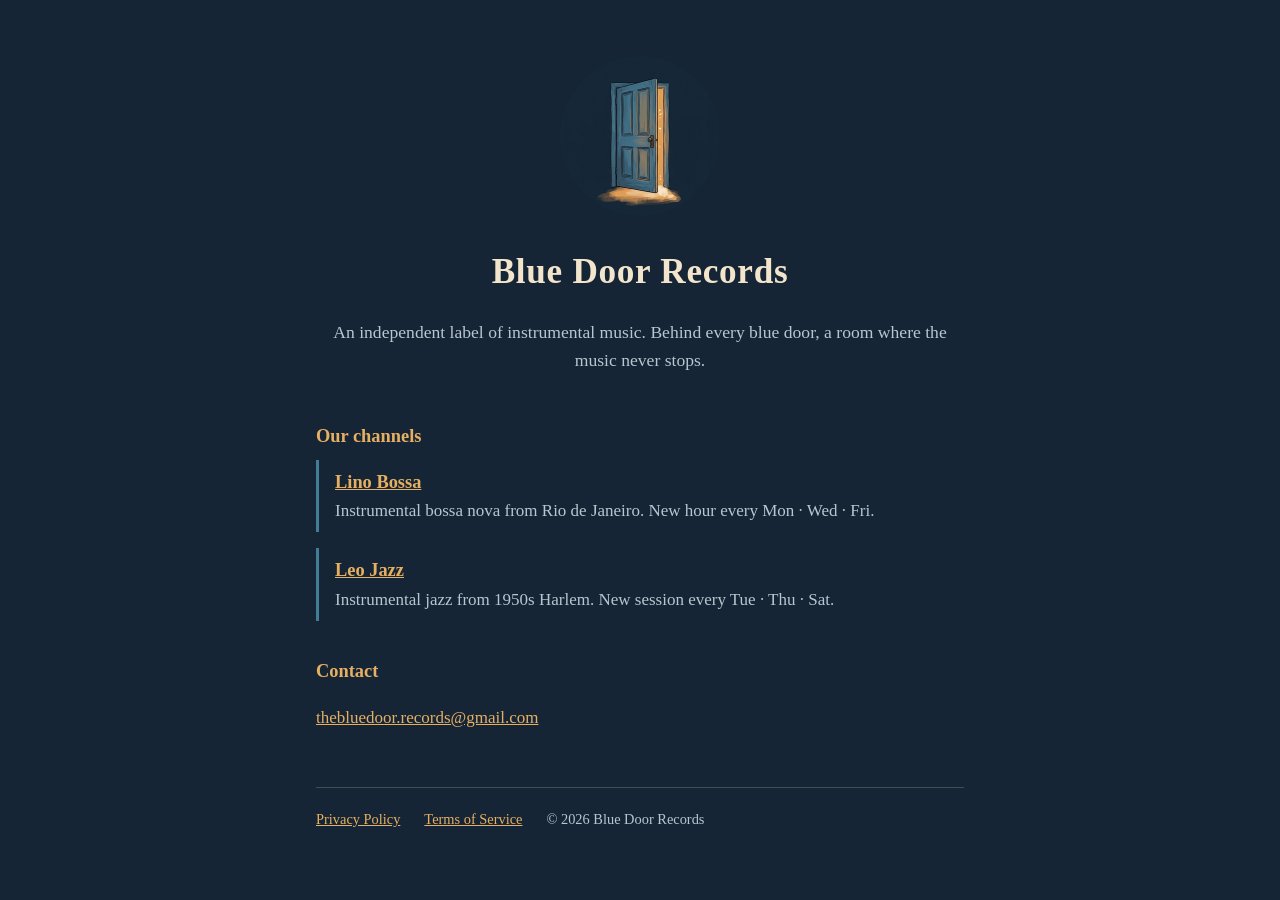
<file: index.html>
<!doctype html>
<html lang="en">
<head>
<meta charset="utf-8">
<meta name="viewport" content="width=device-width, initial-scale=1">
<title>Blue Door Records</title>
<meta name="description" content="Blue Door Records is an independent label of instrumental music channels: bossa nova and jazz for reading, working and slow evenings.">
<link rel="icon" href="logo.png">
<link rel="stylesheet" href="style.css">
</head>
<body>
<main class="wrap">
  <header class="hero">
    <img class="logo" src="logo.png" alt="Blue Door Records logo" width="160" height="160">
    <h1>Blue Door Records</h1>
    <p class="lede">An independent label of instrumental music. Behind every blue door, a room where the music never stops.</p>
  </header>

  <section>
    <h2>Our channels</h2>
    <ul class="channels">
      <li>
        <a href="https://www.youtube.com/@TheLinoBossa">Lino Bossa</a>
        <span>Instrumental bossa nova from Rio de Janeiro. New hour every Mon · Wed · Fri.</span>
      </li>
      <li>
        <a href="https://www.youtube.com/@TheLeoJazz">Leo Jazz</a>
        <span>Instrumental jazz from 1950s Harlem. New session every Tue · Thu · Sat.</span>
      </li>
    </ul>
  </section>

  <section>
    <h2>Contact</h2>
    <p><a href="mailto:thebluedoor.records@gmail.com">thebluedoor.records@gmail.com</a></p>
  </section>

  <footer>
    <a href="privacy.html">Privacy Policy</a>
    <a href="terms.html">Terms of Service</a>
    <span>© 2026 Blue Door Records</span>
  </footer>
</main>
</body>
</html>
</file>
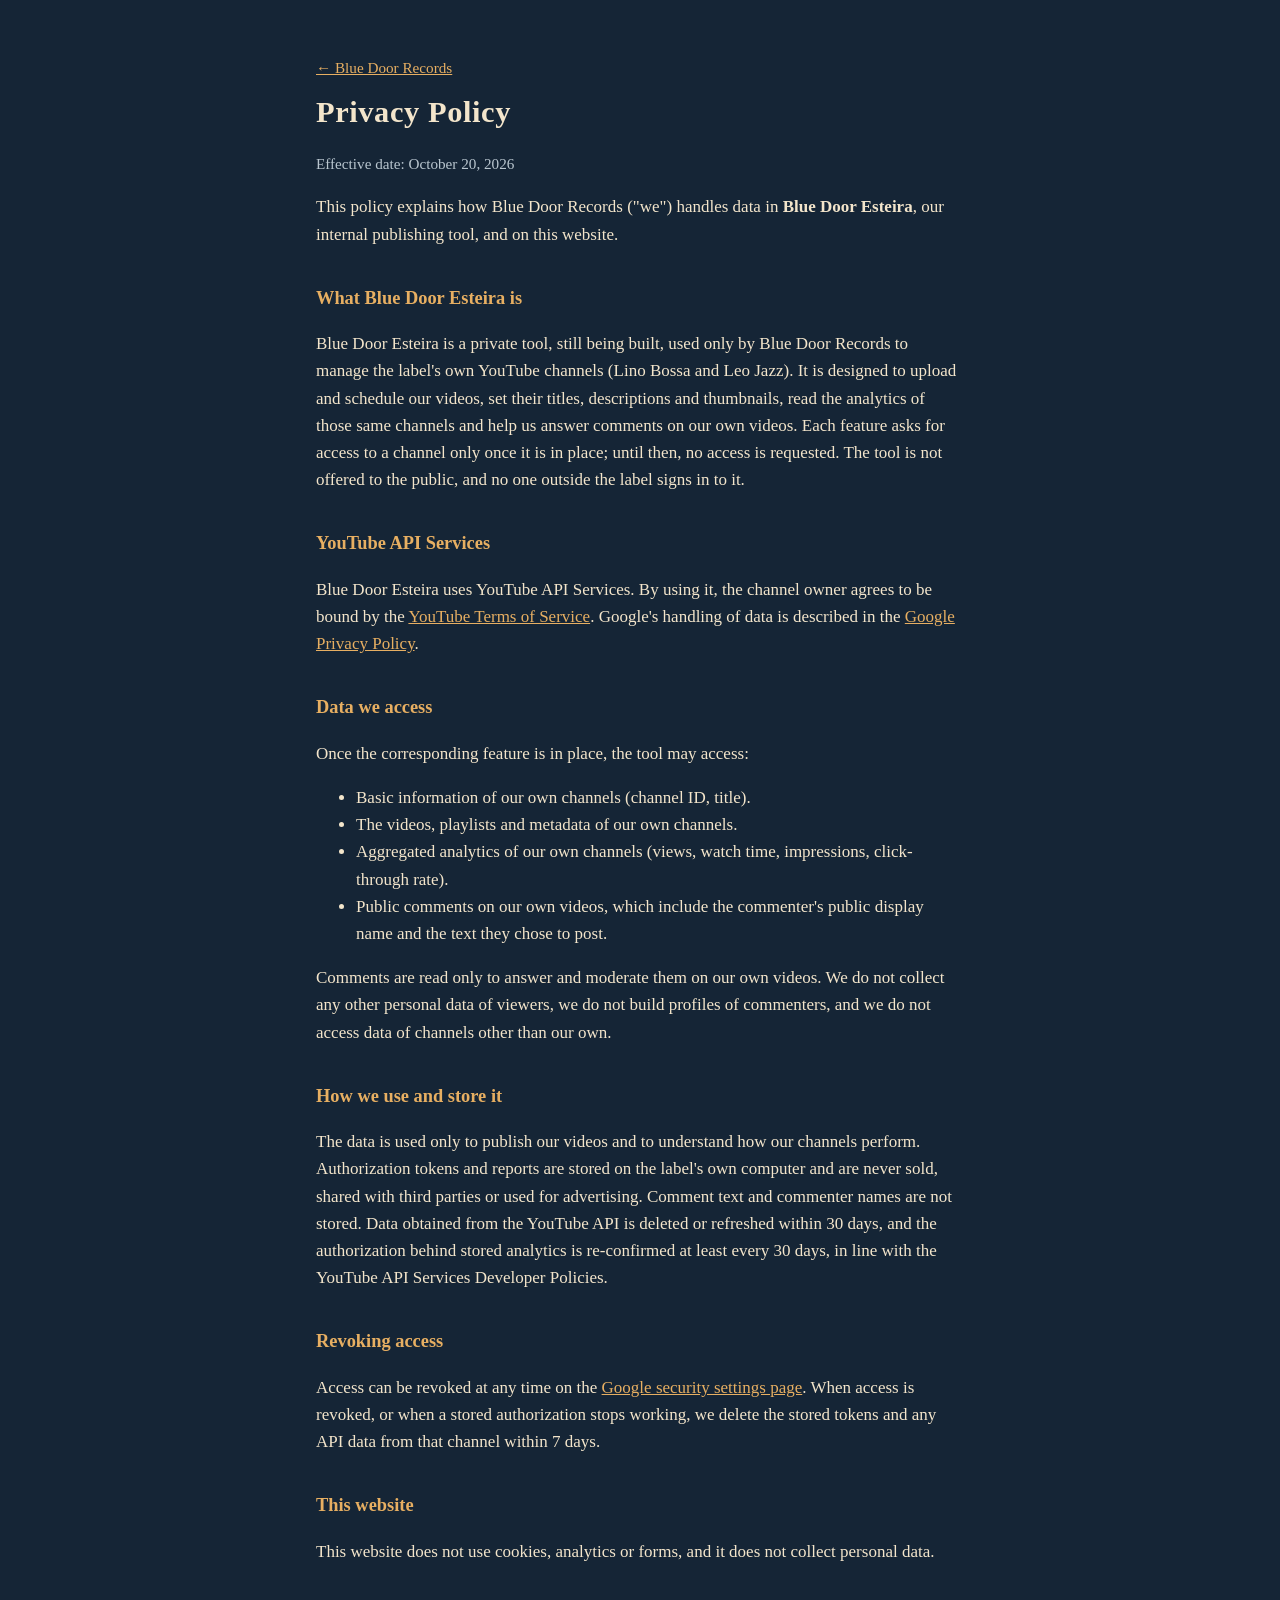
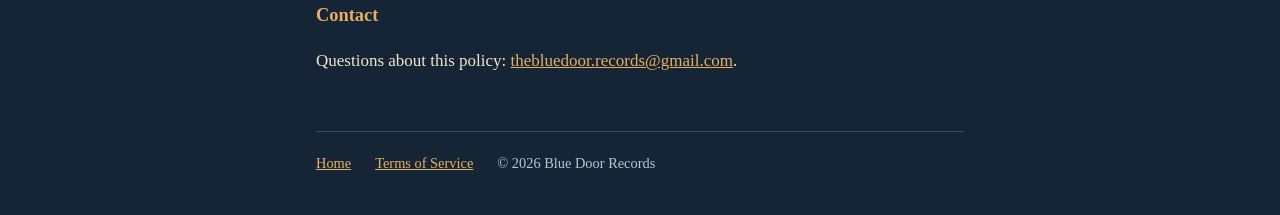
<file: privacy.html>
<!doctype html>
<html lang="en">
<head>
<meta charset="utf-8">
<meta name="viewport" content="width=device-width, initial-scale=1">
<title>Privacy Policy · Blue Door Records</title>
<link rel="icon" href="logo.png">
<link rel="stylesheet" href="style.css">
</head>
<body>
<main class="wrap doc">
  <p class="back"><a href="index.html">← Blue Door Records</a></p>
  <h1>Privacy Policy</h1>
  <p class="meta">Effective date: October 20, 2026</p>

  <p>This policy explains how Blue Door Records ("we") handles data in <strong>Blue Door Esteira</strong>, our internal publishing tool, and on this website.</p>

  <h2>What Blue Door Esteira is</h2>
  <p>Blue Door Esteira is a private tool, still being built, used only by Blue Door Records to manage the label's own YouTube channels (Lino Bossa and Leo Jazz). It is designed to upload and schedule our videos, set their titles, descriptions and thumbnails, read the analytics of those same channels and help us answer comments on our own videos. Each feature asks for access to a channel only once it is in place; until then, no access is requested. The tool is not offered to the public, and no one outside the label signs in to it.</p>

  <h2>YouTube API Services</h2>
  <p>Blue Door Esteira uses YouTube API Services. By using it, the channel owner agrees to be bound by the <a href="https://www.youtube.com/t/terms">YouTube Terms of Service</a>. Google's handling of data is described in the <a href="https://policies.google.com/privacy">Google Privacy Policy</a>.</p>

  <h2>Data we access</h2>
  <p>Once the corresponding feature is in place, the tool may access:</p>
  <ul>
    <li>Basic information of our own channels (channel ID, title).</li>
    <li>The videos, playlists and metadata of our own channels.</li>
    <li>Aggregated analytics of our own channels (views, watch time, impressions, click-through rate).</li>
    <li>Public comments on our own videos, which include the commenter's public display name and the text they chose to post.</li>
  </ul>
  <p>Comments are read only to answer and moderate them on our own videos. We do not collect any other personal data of viewers, we do not build profiles of commenters, and we do not access data of channels other than our own.</p>

  <h2>How we use and store it</h2>
  <p>The data is used only to publish our videos and to understand how our channels perform. Authorization tokens and reports are stored on the label's own computer and are never sold, shared with third parties or used for advertising. Comment text and commenter names are not stored. Data obtained from the YouTube API is deleted or refreshed within 30 days, and the authorization behind stored analytics is re-confirmed at least every 30 days, in line with the YouTube API Services Developer Policies.</p>

  <h2>Revoking access</h2>
  <p>Access can be revoked at any time on the <a href="https://myaccount.google.com/permissions">Google security settings page</a>. When access is revoked, or when a stored authorization stops working, we delete the stored tokens and any API data from that channel within 7 days.</p>

  <h2>This website</h2>
  <p>This website does not use cookies, analytics or forms, and it does not collect personal data.</p>

  <h2>Contact</h2>
  <p>Questions about this policy: <a href="mailto:thebluedoor.records@gmail.com">thebluedoor.records@gmail.com</a>.</p>

  <footer>
    <a href="index.html">Home</a>
    <a href="terms.html">Terms of Service</a>
    <span>© 2026 Blue Door Records</span>
  </footer>
</main>
</body>
</html>
</file>
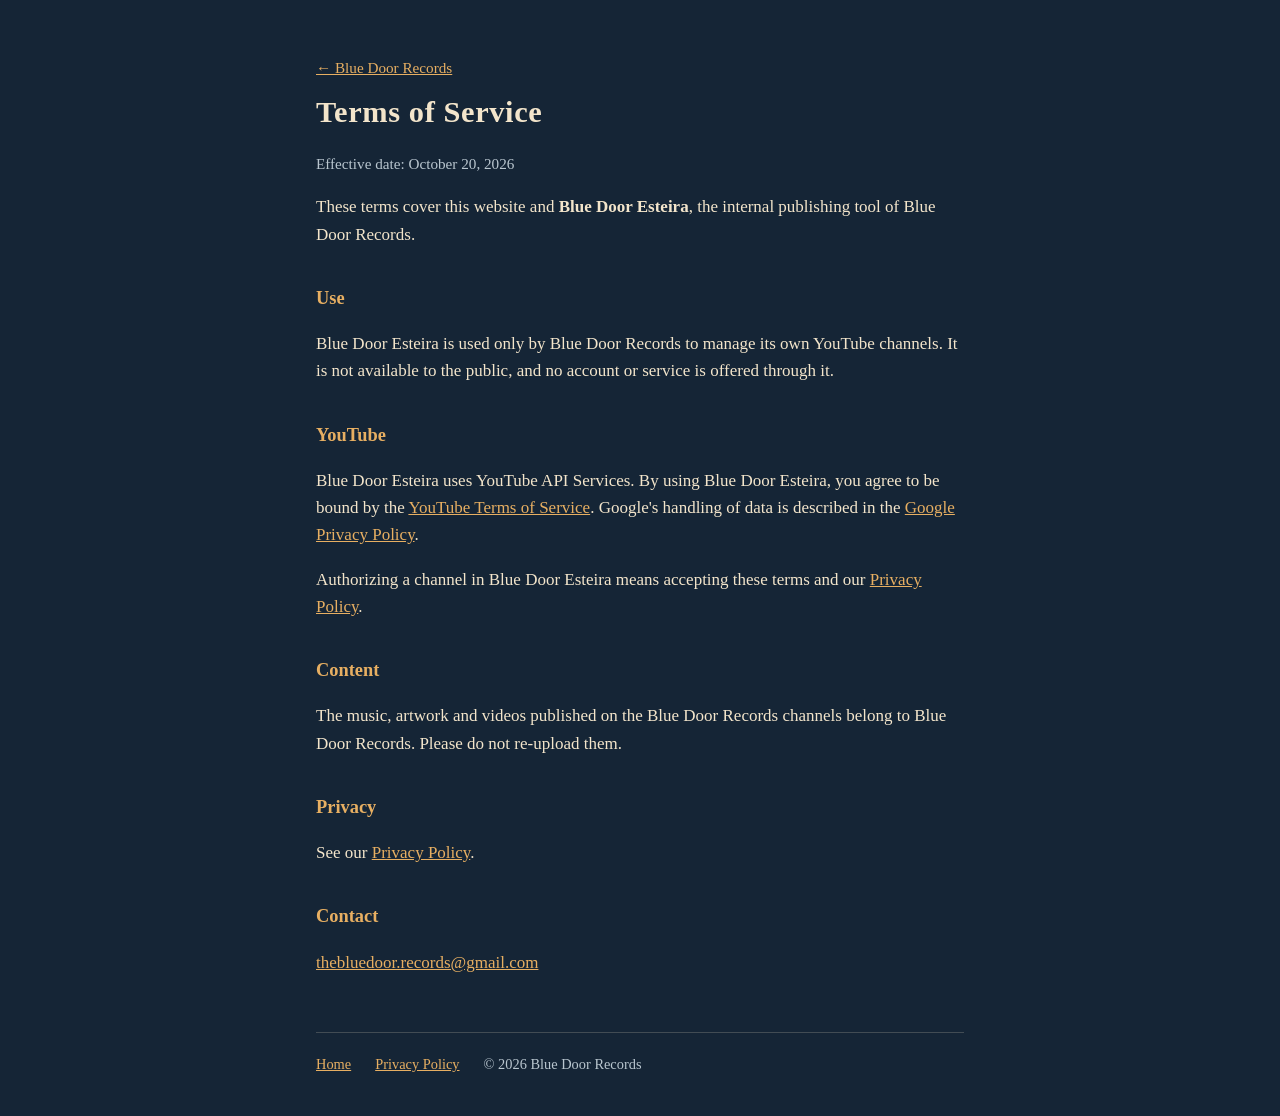
<file: terms.html>
<!doctype html>
<html lang="en">
<head>
<meta charset="utf-8">
<meta name="viewport" content="width=device-width, initial-scale=1">
<title>Terms of Service · Blue Door Records</title>
<link rel="icon" href="logo.png">
<link rel="stylesheet" href="style.css">
</head>
<body>
<main class="wrap doc">
  <p class="back"><a href="index.html">← Blue Door Records</a></p>
  <h1>Terms of Service</h1>
  <p class="meta">Effective date: October 20, 2026</p>

  <p>These terms cover this website and <strong>Blue Door Esteira</strong>, the internal publishing tool of Blue Door Records.</p>

  <h2>Use</h2>
  <p>Blue Door Esteira is used only by Blue Door Records to manage its own YouTube channels. It is not available to the public, and no account or service is offered through it.</p>

  <h2>YouTube</h2>
  <p>Blue Door Esteira uses YouTube API Services. By using Blue Door Esteira, you agree to be bound by the <a href="https://www.youtube.com/t/terms">YouTube Terms of Service</a>. Google's handling of data is described in the <a href="https://policies.google.com/privacy">Google Privacy Policy</a>.</p>
  <p>Authorizing a channel in Blue Door Esteira means accepting these terms and our <a href="privacy.html">Privacy Policy</a>.</p>

  <h2>Content</h2>
  <p>The music, artwork and videos published on the Blue Door Records channels belong to Blue Door Records. Please do not re-upload them.</p>

  <h2>Privacy</h2>
  <p>See our <a href="privacy.html">Privacy Policy</a>.</p>

  <h2>Contact</h2>
  <p><a href="mailto:thebluedoor.records@gmail.com">thebluedoor.records@gmail.com</a></p>

  <footer>
    <a href="index.html">Home</a>
    <a href="privacy.html">Privacy Policy</a>
    <span>© 2026 Blue Door Records</span>
  </footer>
</main>
</body>
</html>
</file>
<file: style.css>
:root {
  --noite: #152536;
  --porta: #427D96;
  --ambar: #E7AF62;
  --creme: #F3E5CB;
  --texto: #F3E5CB;
  --suave: #b9c6cf;
}

* { box-sizing: border-box; }

body {
  margin: 0;
  background: var(--noite);
  color: var(--texto);
  font: 17px/1.6 Georgia, "Palatino Linotype", Palatino, serif;
}

.wrap {
  max-width: 680px;
  margin: 0 auto;
  padding: 56px 16px 40px;
}

.hero { text-align: center; margin-bottom: 48px; }
.logo { width: 160px; height: 160px; border-radius: 50%; }
h1 { font-size: 2.2rem; margin: 20px 0 8px; letter-spacing: .02em; }
.doc h1 { font-size: 1.9rem; margin-top: 8px; }
h2 { color: var(--ambar); font-size: 1.15rem; margin: 36px 0 8px; }
.lede { color: var(--suave); font-size: 1.1rem; }
.meta { color: var(--suave); font-size: .95rem; }

a { color: var(--ambar); }
a:hover { color: var(--creme); }

.channels { list-style: none; padding: 0; margin: 0; }
.channels li {
  border-left: 3px solid var(--porta);
  padding: 8px 0 8px 16px;
  margin-bottom: 16px;
}
.channels a { font-size: 1.15rem; font-weight: bold; }
.channels span { display: block; color: var(--suave); }

.back { margin: 0; font-size: .95rem; }

footer {
  margin-top: 56px;
  padding-top: 20px;
  border-top: 1px solid rgba(243, 229, 203, .2);
  display: flex;
  flex-wrap: wrap;
  gap: 8px 24px;
  font-size: .9rem;
  color: var(--suave);
}
</file>
